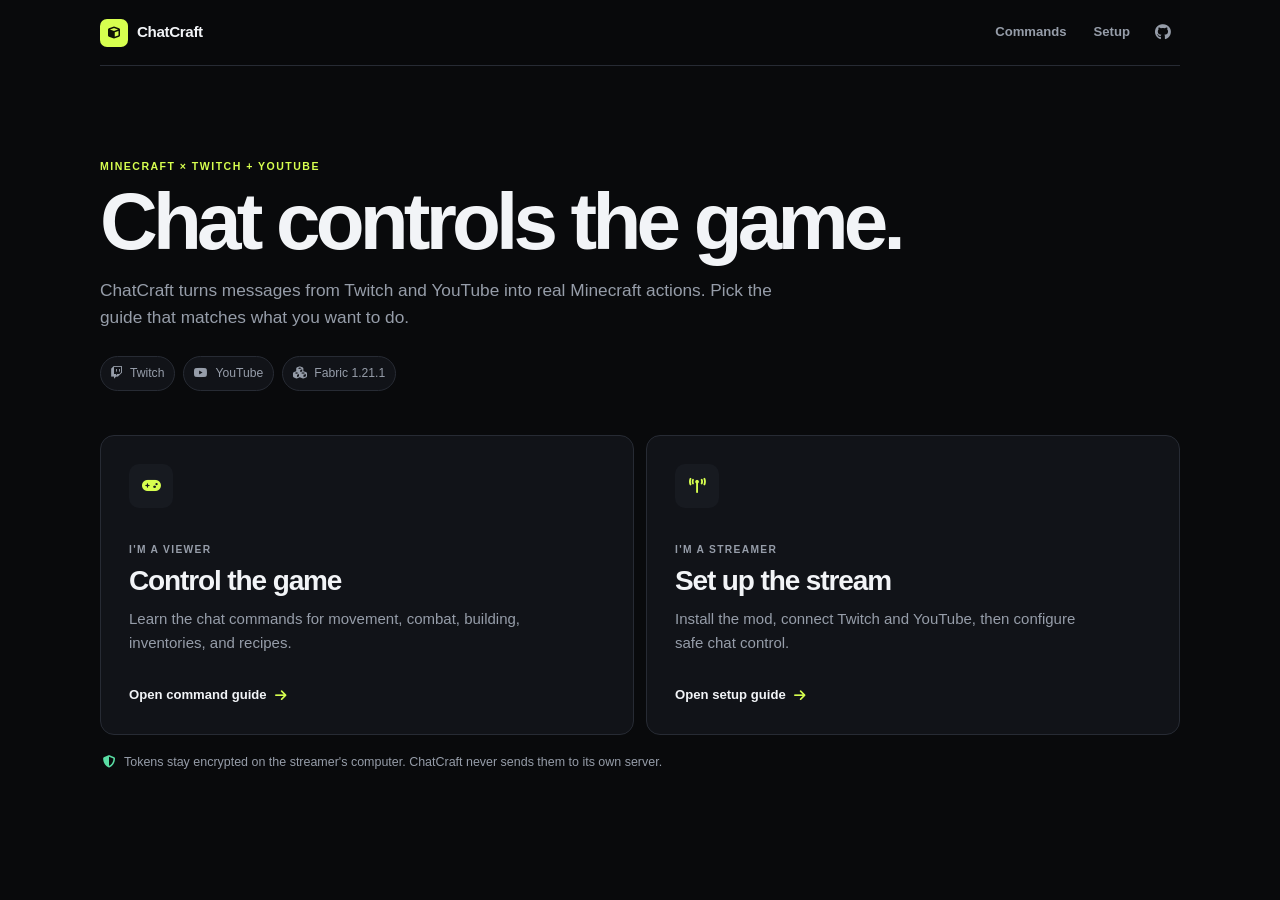
<file: docs/index.html>
<!doctype html>
<html lang="en">
<head>
  <meta charset="utf-8">
  <meta name="viewport" content="width=device-width,initial-scale=1">
  <meta name="description" content="Simple setup and command guides for ChatCraft on Twitch and YouTube.">
  <title>ChatCraft Guides</title>
  <link rel="stylesheet" href="https://cdnjs.cloudflare.com/ajax/libs/font-awesome/6.7.2/css/all.min.css">
  <link rel="stylesheet" href="style.css">
</head>
<body>
  <header class="top">
    <a class="logo" href="index.html"><span><i class="fa-solid fa-cube"></i></span> ChatCraft</a>
    <nav aria-label="Guides"><a href="viewer.html">Commands</a><a href="streamer.html">Setup</a><a class="github-nav" href="https://github.com/Tenkayro/ChatCraft" aria-label="GitHub"><i class="fa-brands fa-github"></i></a></nav>
  </header>
  <main class="landing-main">
    <section class="landing-hero">
      <p class="section-label">MINECRAFT × TWITCH + YOUTUBE</p>
      <h1>Chat controls the game.</h1>
      <p>ChatCraft turns messages from Twitch and YouTube into real Minecraft actions. Pick the guide that matches what you want to do.</p>
      <div class="platform-row"><span><i class="fa-brands fa-twitch"></i> Twitch</span><span><i class="fa-brands fa-youtube"></i> YouTube</span><span><i class="fa-solid fa-cubes"></i> Fabric 1.21.1</span></div>
    </section>
    <section class="guide-choices" aria-label="Choose a guide">
      <a class="guide-choice viewer-choice" href="viewer.html">
        <span class="choice-icon"><i class="fa-solid fa-gamepad"></i></span>
        <small>I'M A VIEWER</small>
        <h2>Control the game</h2>
        <p>Learn the chat commands for movement, combat, building, inventories, and recipes.</p>
        <b>Open command guide <i class="fa-solid fa-arrow-right"></i></b>
      </a>
      <a class="guide-choice streamer-choice" href="streamer.html">
        <span class="choice-icon"><i class="fa-solid fa-tower-broadcast"></i></span>
        <small>I'M A STREAMER</small>
        <h2>Set up the stream</h2>
        <p>Install the mod, connect Twitch and YouTube, then configure safe chat control.</p>
        <b>Open setup guide <i class="fa-solid fa-arrow-right"></i></b>
      </a>
    </section>
    <p class="landing-note"><i class="fa-solid fa-shield-halved"></i> Tokens stay encrypted on the streamer's computer. ChatCraft never sends them to its own server.</p>
  </main>
</body>
</html>
</file>
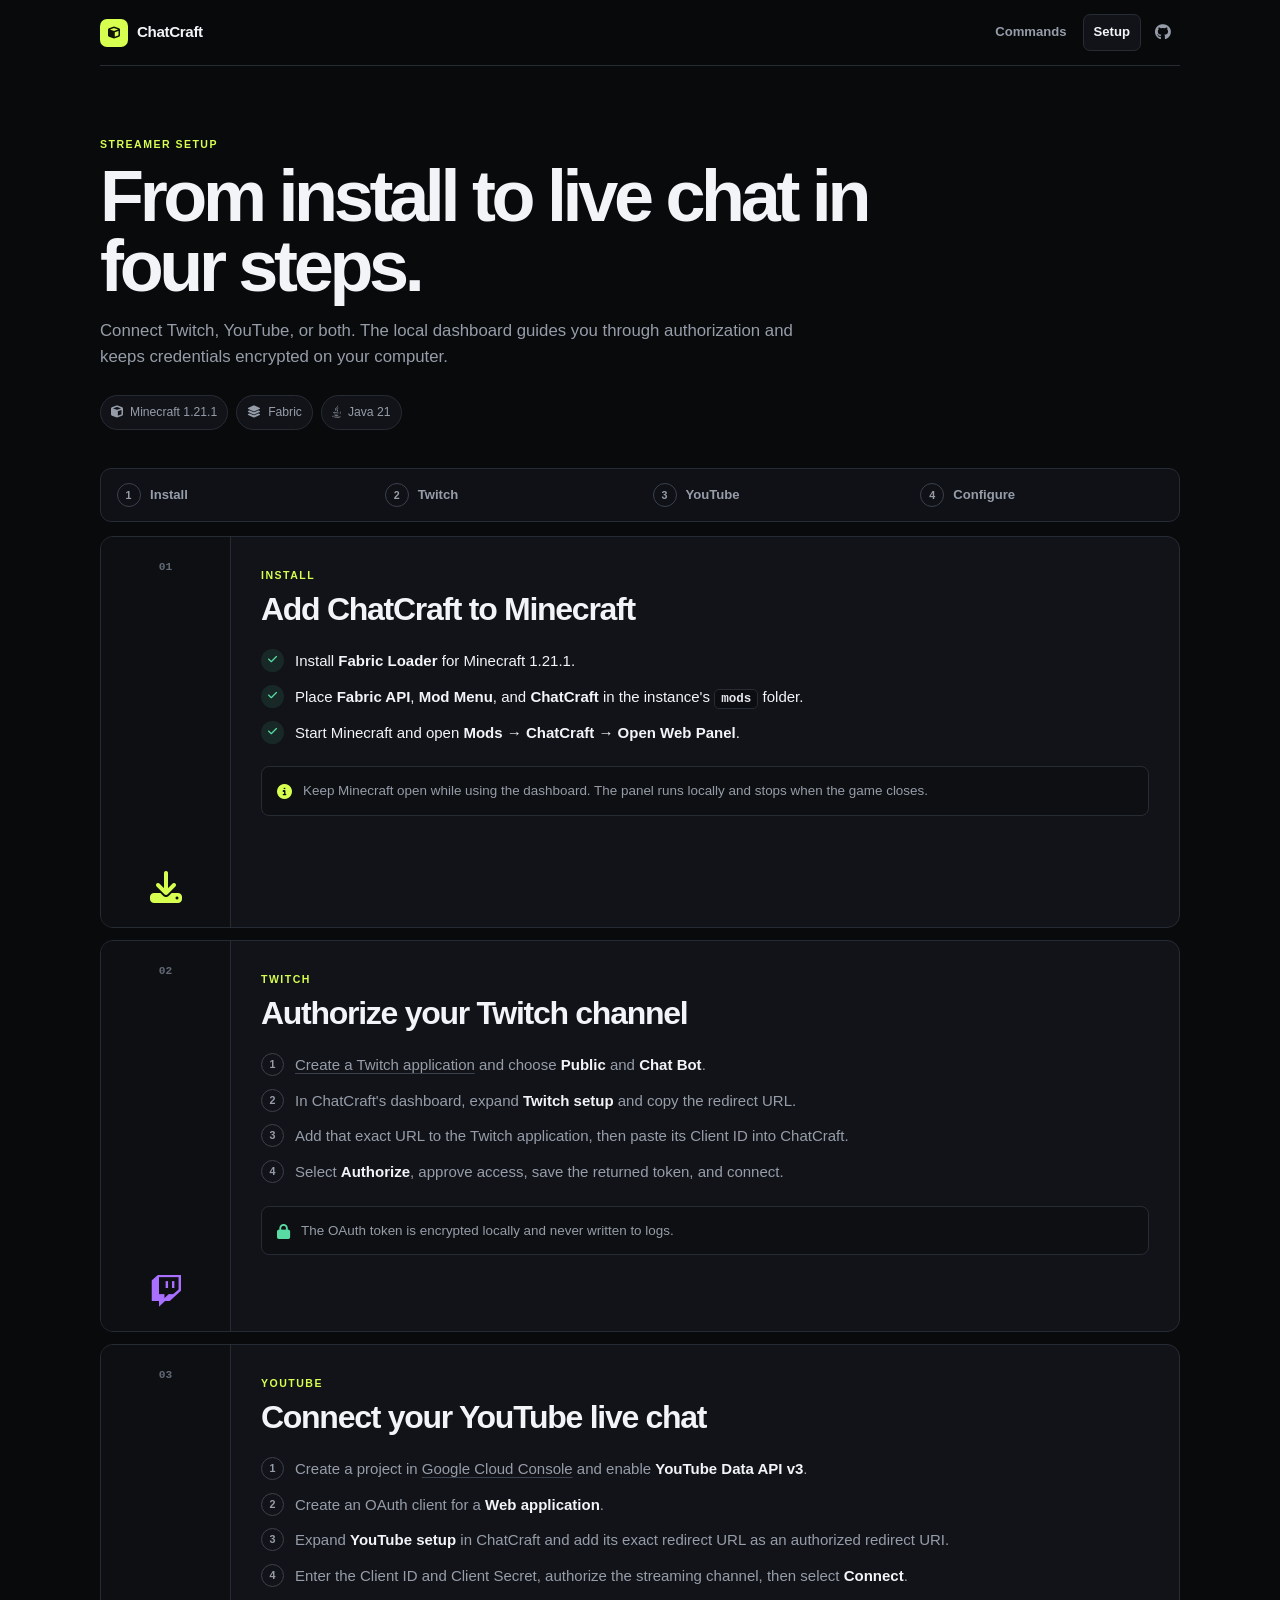
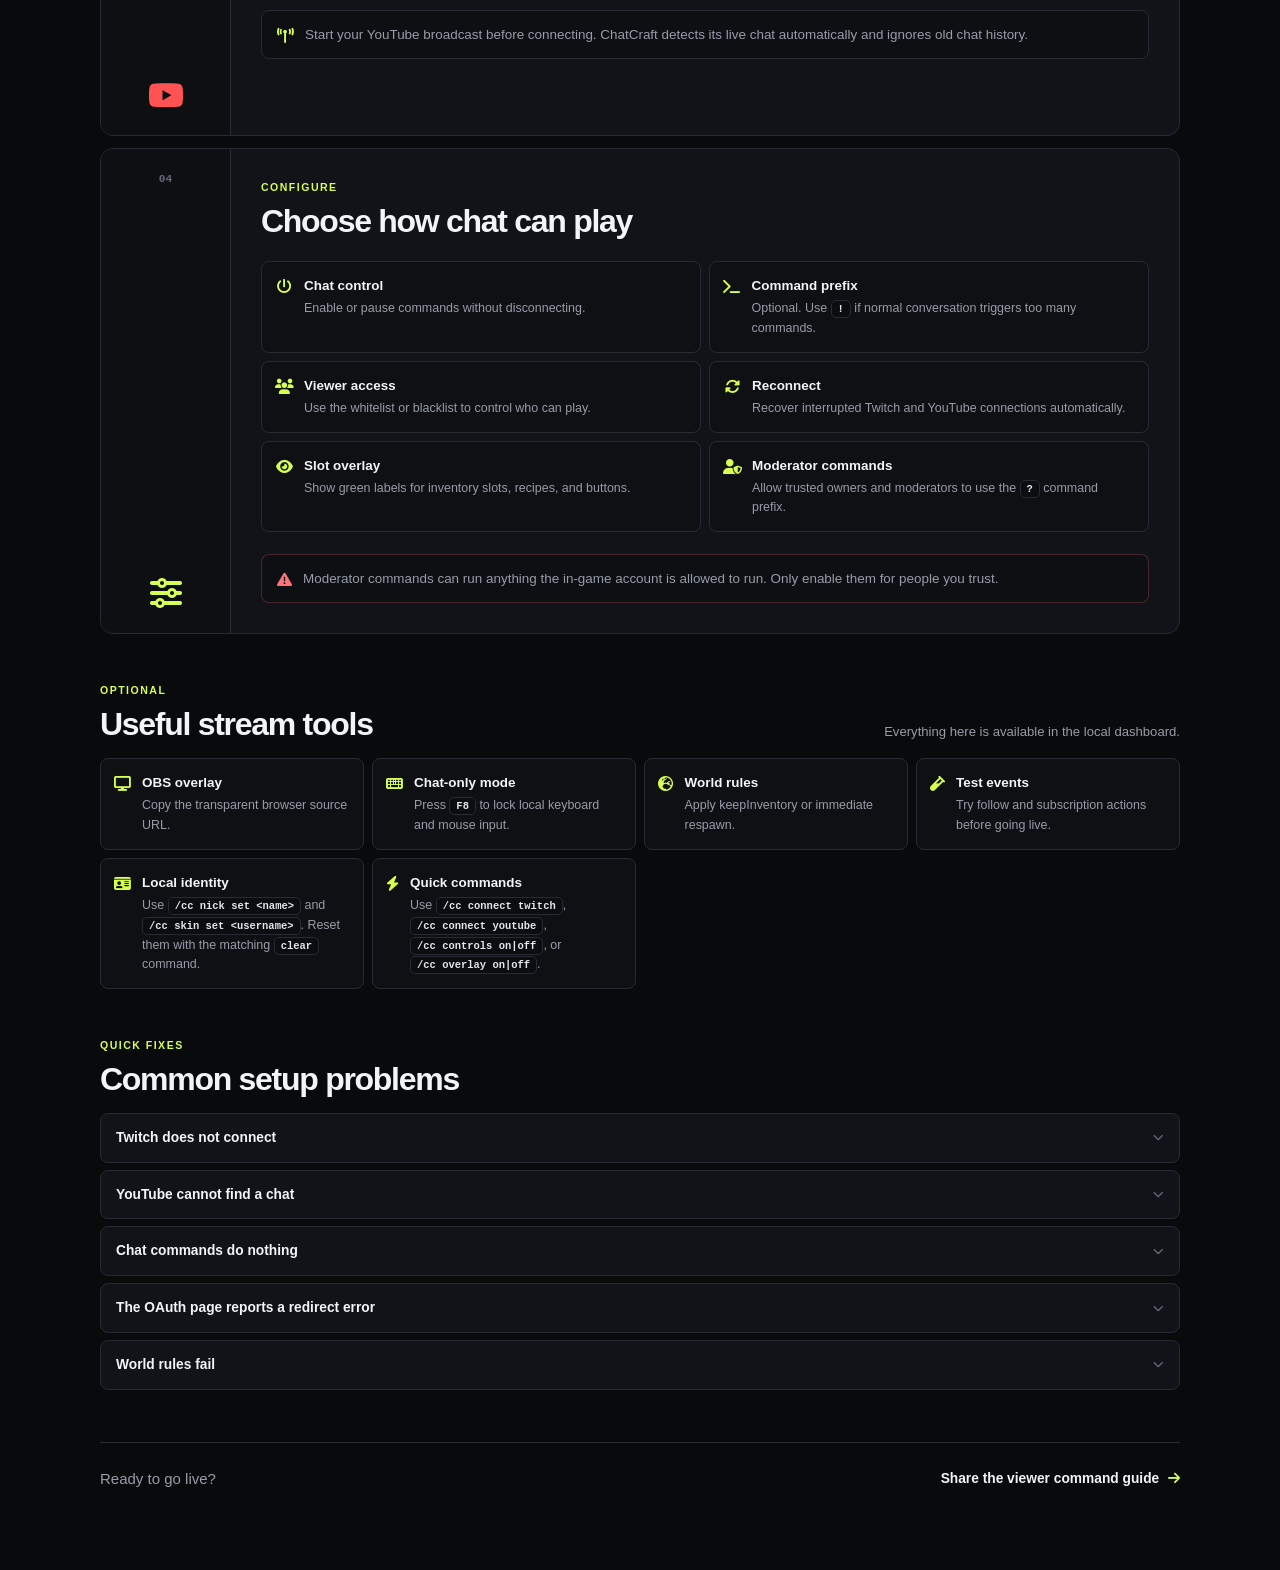
<file: docs/streamer.html>
<!doctype html>
<html lang="en">
<head>
  <meta charset="utf-8">
  <meta name="viewport" content="width=device-width,initial-scale=1">
  <meta name="description" content="Install ChatCraft and connect Twitch and YouTube live chat.">
  <title>Streamer Setup · ChatCraft</title>
  <link rel="stylesheet" href="https://cdnjs.cloudflare.com/ajax/libs/font-awesome/6.7.2/css/all.min.css">
  <link rel="stylesheet" href="style.css">
</head>
<body>
  <header class="top">
    <a class="logo" href="index.html"><span><i class="fa-solid fa-cube"></i></span> ChatCraft</a>
    <nav aria-label="Guides"><a href="viewer.html">Commands</a><a class="active" href="streamer.html">Setup</a><a class="github-nav" href="https://github.com/Tenkayro/ChatCraft" aria-label="GitHub"><i class="fa-brands fa-github"></i></a></nav>
  </header>

  <main class="docs-main setup-page">
    <header class="docs-hero">
      <p class="section-label">STREAMER SETUP</p>
      <h1>From install to live chat in four steps.</h1>
      <p>Connect Twitch, YouTube, or both. The local dashboard guides you through authorization and keeps credentials encrypted on your computer.</p>
      <div class="requirements"><span><i class="fa-solid fa-cube"></i> Minecraft 1.21.1</span><span><i class="fa-solid fa-layer-group"></i> Fabric</span><span><i class="fa-brands fa-java"></i> Java 21</span></div>
    </header>

    <nav class="setup-nav" aria-label="Setup steps">
      <a href="#install"><b>1</b><span>Install</span></a><a href="#twitch"><b>2</b><span>Twitch</span></a><a href="#youtube"><b>3</b><span>YouTube</span></a><a href="#configure"><b>4</b><span>Configure</span></a>
    </nav>

    <section id="install" class="setup-step">
      <div class="step-aside"><span>01</span><i class="fa-solid fa-download"></i></div>
      <div class="step-content">
        <p class="section-label">INSTALL</p><h2>Add ChatCraft to Minecraft</h2>
        <ol class="check-list">
          <li><i class="fa-solid fa-check"></i><span>Install <b>Fabric Loader</b> for Minecraft 1.21.1.</span></li>
          <li><i class="fa-solid fa-check"></i><span>Place <b>Fabric API</b>, <b>Mod Menu</b>, and <b>ChatCraft</b> in the instance's <code>mods</code> folder.</span></li>
          <li><i class="fa-solid fa-check"></i><span>Start Minecraft and open <b>Mods → ChatCraft → Open Web Panel</b>.</span></li>
        </ol>
        <div class="callout"><i class="fa-solid fa-circle-info"></i><p>Keep Minecraft open while using the dashboard. The panel runs locally and stops when the game closes.</p></div>
      </div>
    </section>

    <section id="twitch" class="setup-step">
      <div class="step-aside twitch-accent"><span>02</span><i class="fa-brands fa-twitch"></i></div>
      <div class="step-content">
        <p class="section-label">TWITCH</p><h2>Authorize your Twitch channel</h2>
        <ol class="number-list">
          <li><span>1</span><p><a href="https://dev.twitch.tv/console/apps/create">Create a Twitch application</a> and choose <b>Public</b> and <b>Chat Bot</b>.</p></li>
          <li><span>2</span><p>In ChatCraft's dashboard, expand <b>Twitch setup</b> and copy the redirect URL.</p></li>
          <li><span>3</span><p>Add that exact URL to the Twitch application, then paste its Client ID into ChatCraft.</p></li>
          <li><span>4</span><p>Select <b>Authorize</b>, approve access, save the returned token, and connect.</p></li>
        </ol>
        <div class="callout secure"><i class="fa-solid fa-lock"></i><p>The OAuth token is encrypted locally and never written to logs.</p></div>
      </div>
    </section>

    <section id="youtube" class="setup-step">
      <div class="step-aside youtube-accent"><span>03</span><i class="fa-brands fa-youtube"></i></div>
      <div class="step-content">
        <p class="section-label">YOUTUBE</p><h2>Connect your YouTube live chat</h2>
        <ol class="number-list">
          <li><span>1</span><p>Create a project in <a href="https://console.cloud.google.com/">Google Cloud Console</a> and enable <b>YouTube Data API v3</b>.</p></li>
          <li><span>2</span><p>Create an OAuth client for a <b>Web application</b>.</p></li>
          <li><span>3</span><p>Expand <b>YouTube setup</b> in ChatCraft and add its exact redirect URL as an authorized redirect URI.</p></li>
          <li><span>4</span><p>Enter the Client ID and Client Secret, authorize the streaming channel, then select <b>Connect</b>.</p></li>
        </ol>
        <div class="callout"><i class="fa-solid fa-tower-broadcast"></i><p>Start your YouTube broadcast before connecting. ChatCraft detects its live chat automatically and ignores old chat history.</p></div>
      </div>
    </section>

    <section id="configure" class="setup-step">
      <div class="step-aside"><span>04</span><i class="fa-solid fa-sliders"></i></div>
      <div class="step-content">
        <p class="section-label">CONFIGURE</p><h2>Choose how chat can play</h2>
        <div class="feature-list">
          <div><i class="fa-solid fa-power-off"></i><p><b>Chat control</b><span>Enable or pause commands without disconnecting.</span></p></div>
          <div><i class="fa-solid fa-terminal"></i><p><b>Command prefix</b><span>Optional. Use <code>!</code> if normal conversation triggers too many commands.</span></p></div>
          <div><i class="fa-solid fa-users"></i><p><b>Viewer access</b><span>Use the whitelist or blacklist to control who can play.</span></p></div>
          <div><i class="fa-solid fa-rotate"></i><p><b>Reconnect</b><span>Recover interrupted Twitch and YouTube connections automatically.</span></p></div>
          <div><i class="fa-solid fa-eye"></i><p><b>Slot overlay</b><span>Show green labels for inventory slots, recipes, and buttons.</span></p></div>
          <div><i class="fa-solid fa-user-shield"></i><p><b>Moderator commands</b><span>Allow trusted owners and moderators to use the <code>?</code> command prefix.</span></p></div>
        </div>
        <div class="warning-callout"><i class="fa-solid fa-triangle-exclamation"></i><p>Moderator commands can run anything the in-game account is allowed to run. Only enable them for people you trust.</p></div>
      </div>
    </section>

    <section class="tools-section">
      <div class="section-heading"><div><p class="section-label">OPTIONAL</p><h2>Useful stream tools</h2></div><p>Everything here is available in the local dashboard.</p></div>
      <div class="feature-list compact-features">
        <div><i class="fa-solid fa-display"></i><p><b>OBS overlay</b><span>Copy the transparent browser source URL.</span></p></div>
        <div><i class="fa-solid fa-keyboard"></i><p><b>Chat-only mode</b><span>Press <code>F8</code> to lock local keyboard and mouse input.</span></p></div>
        <div><i class="fa-solid fa-earth-europe"></i><p><b>World rules</b><span>Apply keepInventory or immediate respawn.</span></p></div>
        <div><i class="fa-solid fa-vial"></i><p><b>Test events</b><span>Try follow and subscription actions before going live.</span></p></div>
        <div><i class="fa-solid fa-id-card"></i><p><b>Local identity</b><span>Use <code>/cc nick set &lt;name&gt;</code> and <code>/cc skin set &lt;username&gt;</code>. Reset them with the matching <code>clear</code> command.</span></p></div>
        <div><i class="fa-solid fa-bolt"></i><p><b>Quick commands</b><span>Use <code>/cc connect twitch</code>, <code>/cc connect youtube</code>, <code>/cc controls on|off</code>, or <code>/cc overlay on|off</code>.</span></p></div>
      </div>
    </section>

    <section class="faq-section">
      <div class="section-heading"><div><p class="section-label">QUICK FIXES</p><h2>Common setup problems</h2></div></div>
      <div class="faq-list">
        <details><summary><span>Twitch does not connect</span><i class="fa-solid fa-chevron-down"></i></summary><p>Authorize Twitch again and verify that the selected account and Client ID match.</p></details>
        <details><summary><span>YouTube cannot find a chat</span><i class="fa-solid fa-chevron-down"></i></summary><p>Make sure the authorized channel owns or moderates the broadcast, the broadcast is live, and live chat is enabled.</p></details>
        <details><summary><span>Chat commands do nothing</span><i class="fa-solid fa-chevron-down"></i></summary><p>Check Chat control, the optional prefix, and viewer access lists. Then test with <code>/cc test W</code>.</p></details>
        <details><summary><span>The OAuth page reports a redirect error</span><i class="fa-solid fa-chevron-down"></i></summary><p>Copy the redirect URL again from the dashboard. It must match exactly, including HTTPS and the port.</p></details>
        <details><summary><span>World rules fail</span><i class="fa-solid fa-chevron-down"></i></summary><p>Enable cheats in singleplayer or grant the Minecraft account operator permission.</p></details>
      </div>
    </section>

    <footer class="docs-footer"><span>Ready to go live?</span><a href="viewer.html">Share the viewer command guide <i class="fa-solid fa-arrow-right"></i></a></footer>
  </main>
</body>
</html>
</file>
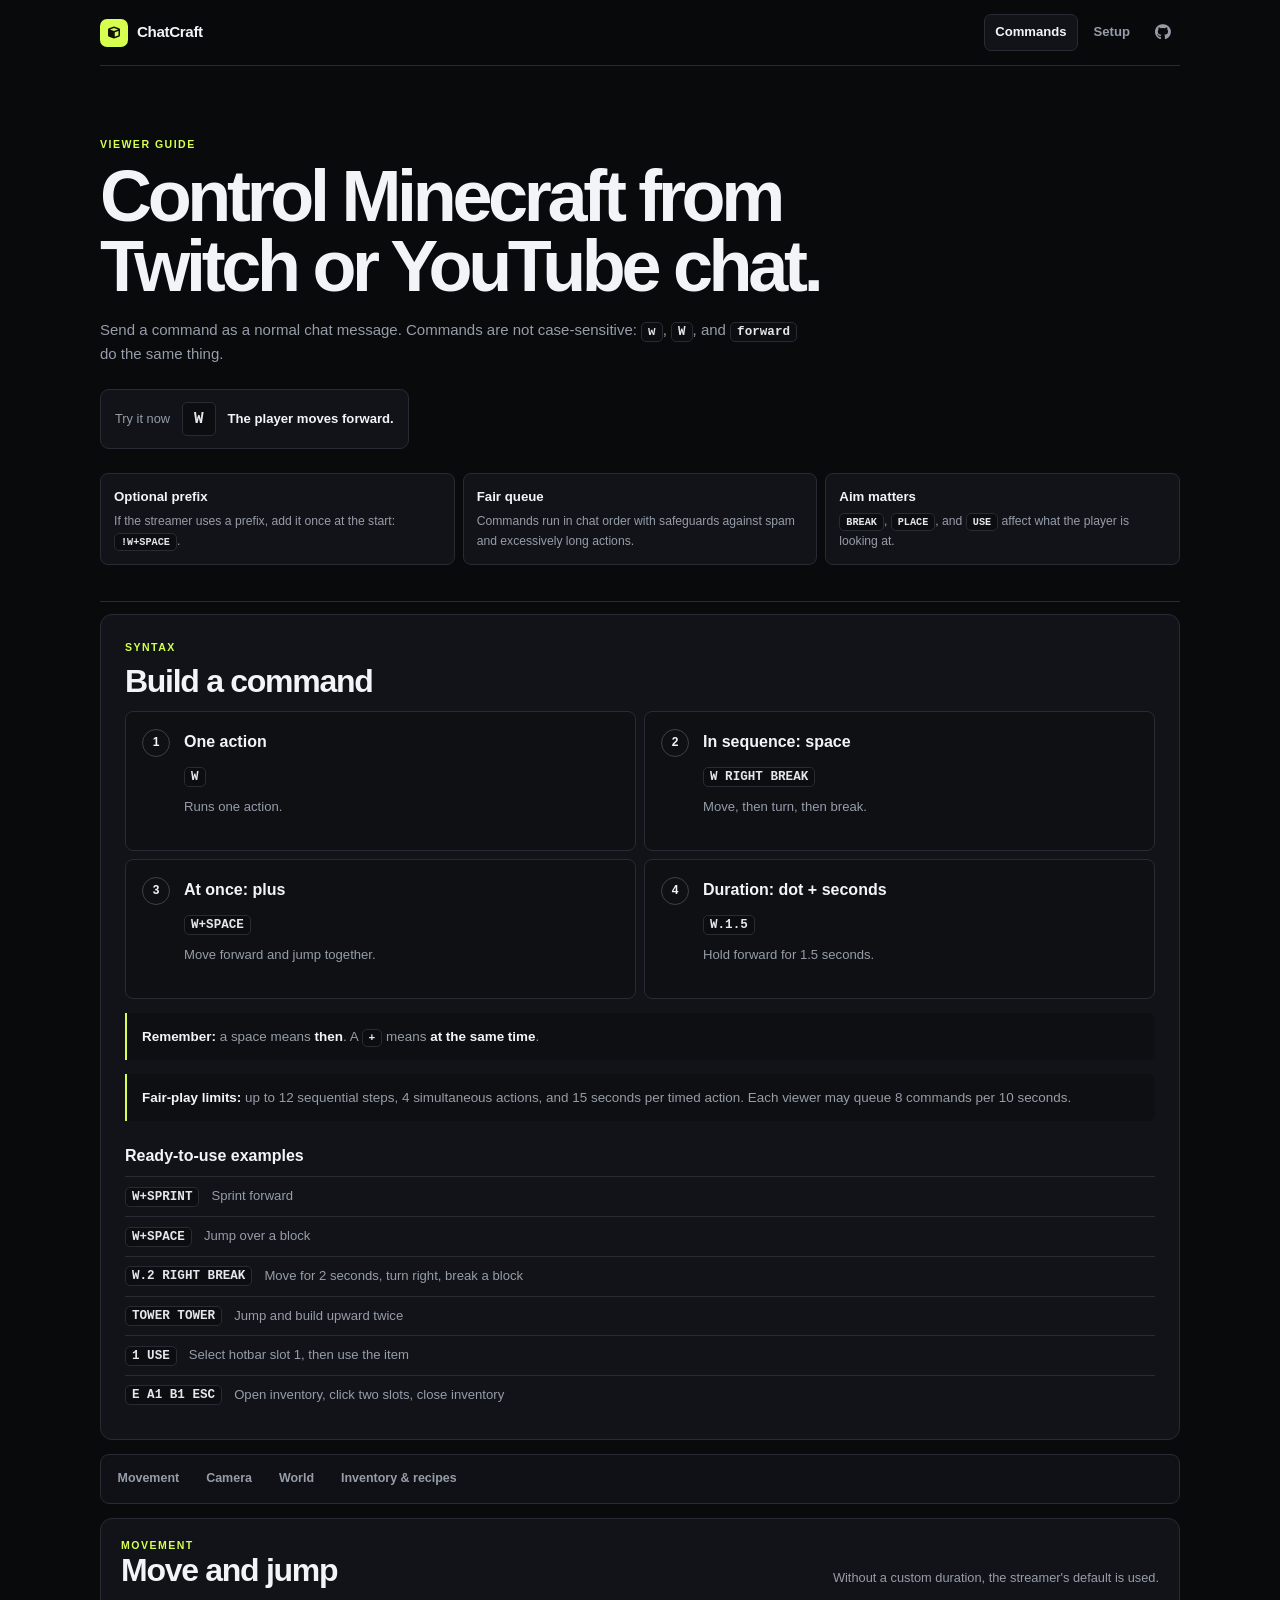
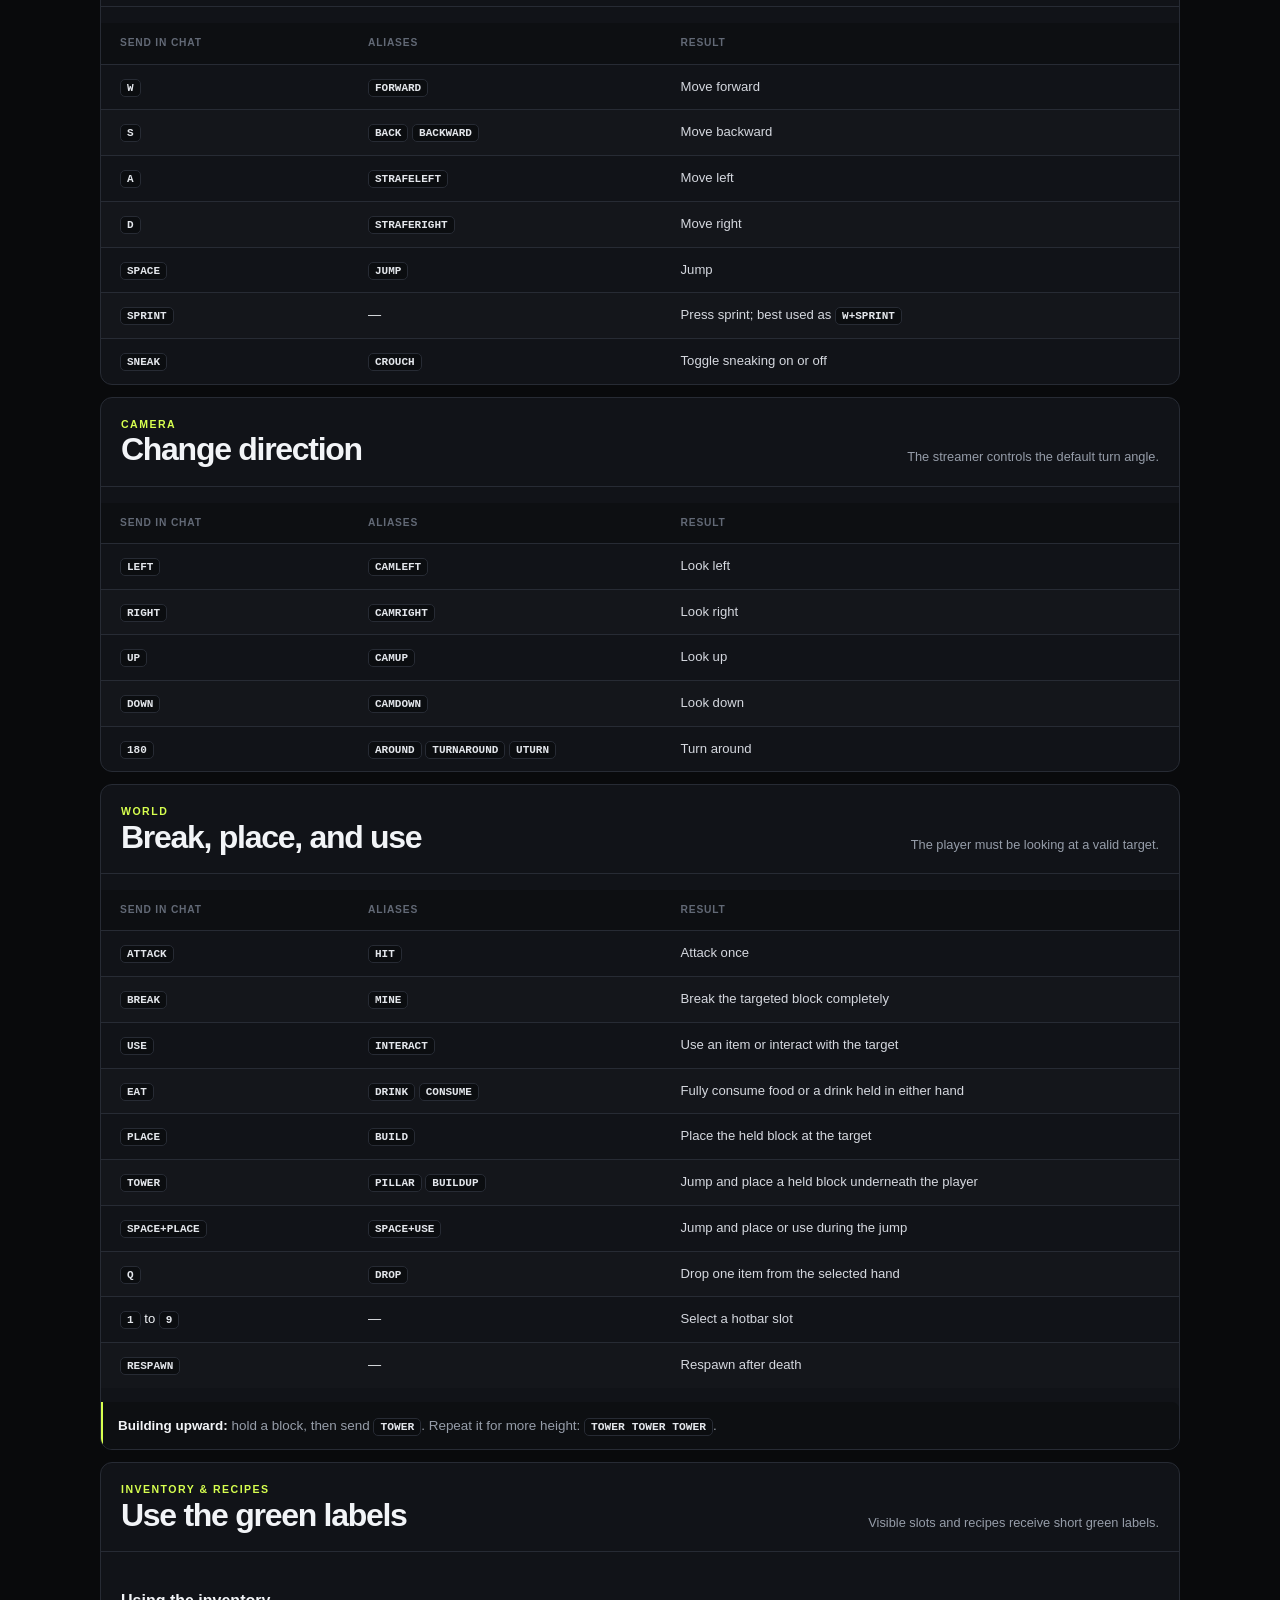
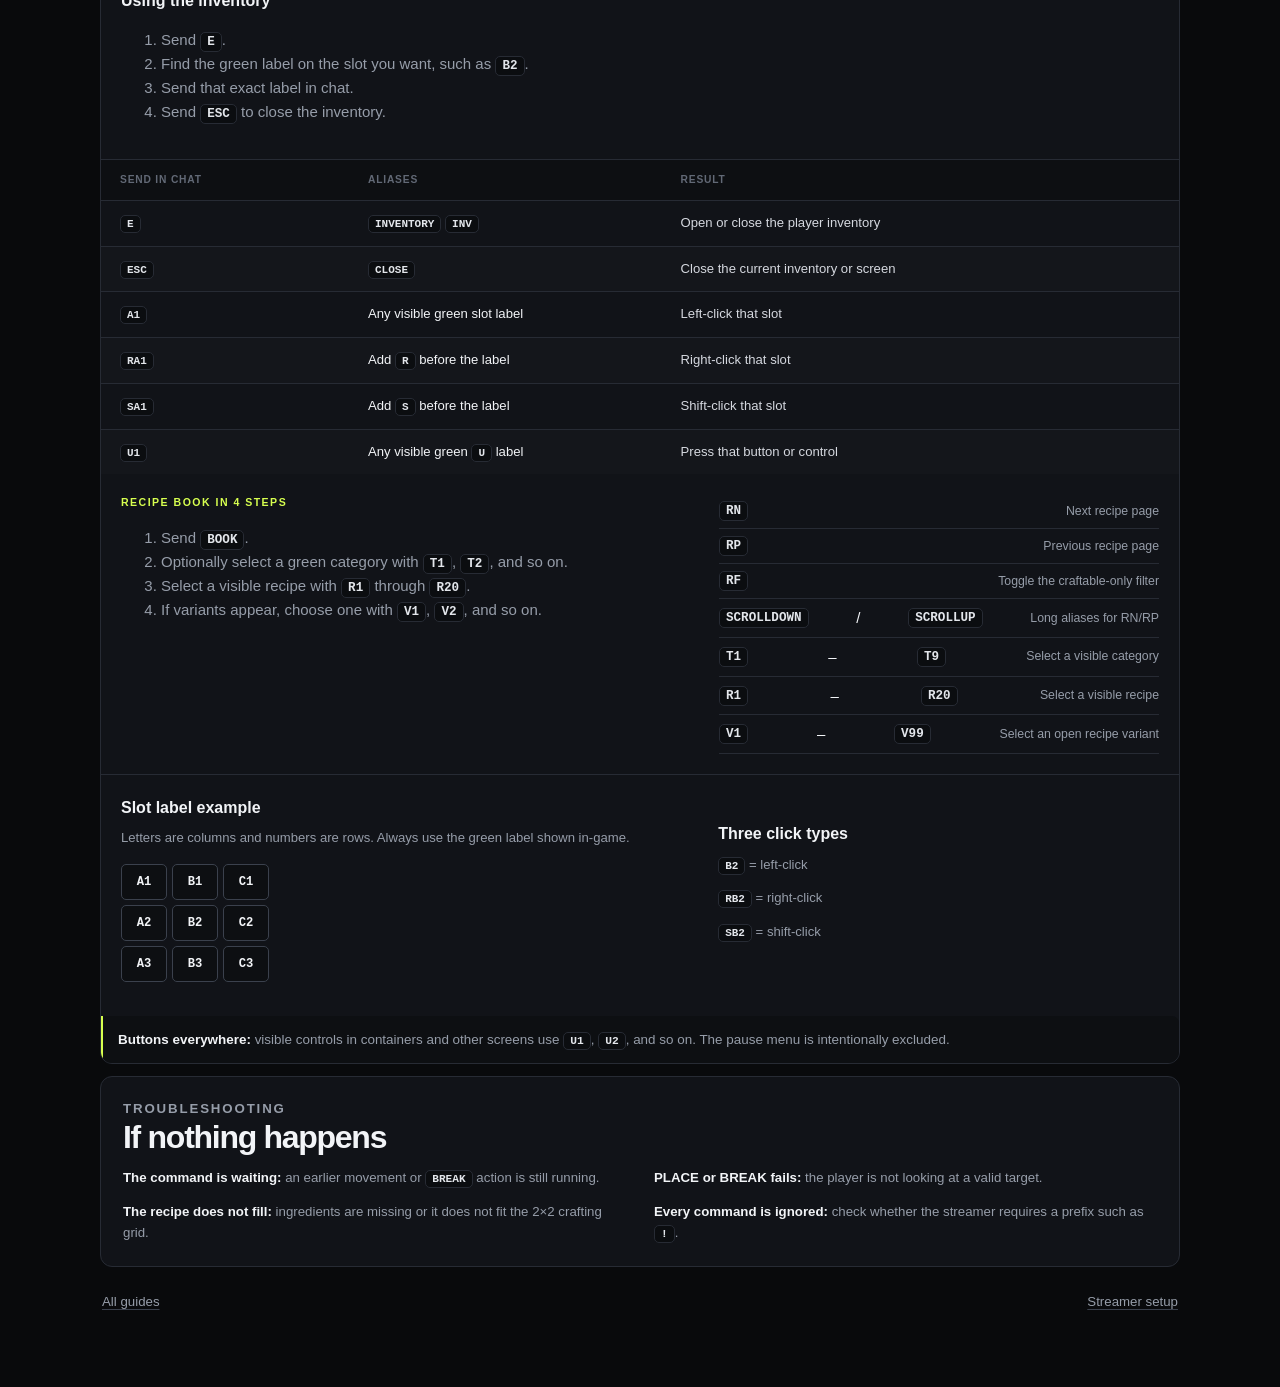
<file: docs/viewer.html>
<!doctype html>
<html lang="en">
<head>
  <meta charset="utf-8">
  <meta name="viewport" content="width=device-width,initial-scale=1">
  <meta name="description" content="A simple guide to every ChatCraft command for Twitch and YouTube viewers.">
  <title>Viewer Commands · ChatCraft</title>
  <link rel="stylesheet" href="https://cdnjs.cloudflare.com/ajax/libs/font-awesome/6.7.2/css/all.min.css">
  <link rel="stylesheet" href="style.css">
</head>
<body class="viewer-page">
  <header class="top">
    <a class="logo" href="index.html"><span><i class="fa-solid fa-cube"></i></span> ChatCraft</a>
    <nav aria-label="Guides"><a class="active" href="viewer.html">Commands</a><a href="streamer.html">Setup</a><a class="github-nav" href="https://github.com/Tenkayro/ChatCraft" aria-label="GitHub"><i class="fa-brands fa-github"></i></a></nav>
  </header>

  <main class="viewer-guide">
    <header class="viewer-hero">
      <p class="section-label">VIEWER GUIDE</p>
      <h1>Control Minecraft from Twitch or YouTube chat.</h1>
      <p>Send a command as a normal chat message. Commands are not case-sensitive: <code>w</code>, <code>W</code>, and <code>forward</code> do the same thing.</p>
      <div class="start-example" role="group" aria-label="Quick start"><span>Try it now</span><code>W</code><b>The player moves forward.</b></div>
      <div class="viewer-rules" role="group" aria-label="Important rules">
        <div><b>Optional prefix</b><span>If the streamer uses a prefix, add it once at the start: <code>!W+SPACE</code>.</span></div>
        <div><b>Fair queue</b><span>Commands run in chat order with safeguards against spam and excessively long actions.</span></div>
        <div><b>Aim matters</b><span><code>BREAK</code>, <code>PLACE</code>, and <code>USE</code> affect what the player is looking at.</span></div>
      </div>
    </header>

    <section class="syntax-section" id="syntax">
      <p class="section-label">SYNTAX</p>
      <h2>Build a command</h2>
      <div class="syntax-grid">
        <article><span class="step-number">1</span><h3>One action</h3><code>W</code><p>Runs one action.</p></article>
        <article><span class="step-number">2</span><h3>In sequence: space</h3><code>W RIGHT BREAK</code><p>Move, then turn, then break.</p></article>
        <article><span class="step-number">3</span><h3>At once: plus</h3><code>W+SPACE</code><p>Move forward and jump together.</p></article>
        <article><span class="step-number">4</span><h3>Duration: dot + seconds</h3><code>W.1.5</code><p>Hold forward for 1.5 seconds.</p></article>
      </div>
      <div class="important-note"><b>Remember:</b> a space means <strong>then</strong>. A <code>+</code> means <strong>at the same time</strong>.</div>
      <div class="important-note"><b>Fair-play limits:</b> up to 12 sequential steps, 4 simultaneous actions, and 15 seconds per timed action. Each viewer may queue 8 commands per 10 seconds.</div>
      <div class="copy-examples">
        <h3>Ready-to-use examples</h3>
        <div><code>W+SPRINT</code><span>Sprint forward</span></div>
        <div><code>W+SPACE</code><span>Jump over a block</span></div>
        <div><code>W.2 RIGHT BREAK</code><span>Move for 2 seconds, turn right, break a block</span></div>
        <div><code>TOWER TOWER</code><span>Jump and build upward twice</span></div>
        <div><code>1 USE</code><span>Select hotbar slot 1, then use the item</span></div>
        <div><code>E A1 B1 ESC</code><span>Open inventory, click two slots, close inventory</span></div>
      </div>
    </section>

    <nav class="section-nav" aria-label="Command categories"><a href="#movement">Movement</a><a href="#camera">Camera</a><a href="#gameplay">World</a><a href="#inventory">Inventory &amp; recipes</a></nav>

    <section id="movement" class="command-section">
      <div class="section-heading"><div><p class="section-label">MOVEMENT</p><h2>Move and jump</h2></div><p>Without a custom duration, the streamer's default is used.</p></div>
      <div class="table-wrap"><table class="command-table"><thead><tr><th>Send in chat</th><th>Aliases</th><th>Result</th></tr></thead><tbody>
        <tr><td><code>W</code></td><td><code>FORWARD</code></td><td>Move forward</td></tr>
        <tr><td><code>S</code></td><td><code>BACK</code> <code>BACKWARD</code></td><td>Move backward</td></tr>
        <tr><td><code>A</code></td><td><code>STRAFELEFT</code></td><td>Move left</td></tr>
        <tr><td><code>D</code></td><td><code>STRAFERIGHT</code></td><td>Move right</td></tr>
        <tr><td><code>SPACE</code></td><td><code>JUMP</code></td><td>Jump</td></tr>
        <tr><td><code>SPRINT</code></td><td>—</td><td>Press sprint; best used as <code>W+SPRINT</code></td></tr>
        <tr><td><code>SNEAK</code></td><td><code>CROUCH</code></td><td>Toggle sneaking on or off</td></tr>
      </tbody></table></div>
    </section>

    <section id="camera" class="command-section">
      <div class="section-heading"><div><p class="section-label">CAMERA</p><h2>Change direction</h2></div><p>The streamer controls the default turn angle.</p></div>
      <div class="table-wrap"><table class="command-table compact-table"><thead><tr><th>Send in chat</th><th>Aliases</th><th>Result</th></tr></thead><tbody>
        <tr><td><code>LEFT</code></td><td><code>CAMLEFT</code></td><td>Look left</td></tr>
        <tr><td><code>RIGHT</code></td><td><code>CAMRIGHT</code></td><td>Look right</td></tr>
        <tr><td><code>UP</code></td><td><code>CAMUP</code></td><td>Look up</td></tr>
        <tr><td><code>DOWN</code></td><td><code>CAMDOWN</code></td><td>Look down</td></tr>
        <tr><td><code>180</code></td><td><code>AROUND</code> <code>TURNAROUND</code> <code>UTURN</code></td><td>Turn around</td></tr>
      </tbody></table></div>
    </section>

    <section id="gameplay" class="command-section">
      <div class="section-heading"><div><p class="section-label">WORLD</p><h2>Break, place, and use</h2></div><p>The player must be looking at a valid target.</p></div>
      <div class="table-wrap"><table class="command-table"><thead><tr><th>Send in chat</th><th>Aliases</th><th>Result</th></tr></thead><tbody>
        <tr><td><code>ATTACK</code></td><td><code>HIT</code></td><td>Attack once</td></tr>
        <tr><td><code>BREAK</code></td><td><code>MINE</code></td><td>Break the targeted block completely</td></tr>
        <tr><td><code>USE</code></td><td><code>INTERACT</code></td><td>Use an item or interact with the target</td></tr>
        <tr><td><code>EAT</code></td><td><code>DRINK</code> <code>CONSUME</code></td><td>Fully consume food or a drink held in either hand</td></tr>
        <tr><td><code>PLACE</code></td><td><code>BUILD</code></td><td>Place the held block at the target</td></tr>
        <tr><td><code>TOWER</code></td><td><code>PILLAR</code> <code>BUILDUP</code></td><td>Jump and place a held block underneath the player</td></tr>
        <tr><td><code>SPACE+PLACE</code></td><td><code>SPACE+USE</code></td><td>Jump and place or use during the jump</td></tr>
        <tr><td><code>Q</code></td><td><code>DROP</code></td><td>Drop one item from the selected hand</td></tr>
        <tr><td><code>1</code> to <code>9</code></td><td>—</td><td>Select a hotbar slot</td></tr>
        <tr><td><code>RESPAWN</code></td><td>—</td><td>Respawn after death</td></tr>
      </tbody></table></div>
      <div class="important-note"><b>Building upward:</b> hold a block, then send <code>TOWER</code>. Repeat it for more height: <code>TOWER TOWER TOWER</code>.</div>
    </section>

    <section id="inventory" class="command-section">
      <div class="section-heading"><div><p class="section-label">INVENTORY &amp; RECIPES</p><h2>Use the green labels</h2></div><p>Visible slots and recipes receive short green labels.</p></div>
      <div class="inventory-howto"><h3>Using the inventory</h3><ol><li>Send <code>E</code>.</li><li>Find the green label on the slot you want, such as <code>B2</code>.</li><li>Send that exact label in chat.</li><li>Send <code>ESC</code> to close the inventory.</li></ol></div>
      <div class="table-wrap"><table class="command-table compact-table"><thead><tr><th>Send in chat</th><th>Aliases</th><th>Result</th></tr></thead><tbody>
        <tr><td><code>E</code></td><td><code>INVENTORY</code> <code>INV</code></td><td>Open or close the player inventory</td></tr>
        <tr><td><code>ESC</code></td><td><code>CLOSE</code></td><td>Close the current inventory or screen</td></tr>
        <tr><td><code>A1</code></td><td>Any visible green slot label</td><td>Left-click that slot</td></tr>
        <tr><td><code>RA1</code></td><td>Add <code>R</code> before the label</td><td>Right-click that slot</td></tr>
        <tr><td><code>SA1</code></td><td>Add <code>S</code> before the label</td><td>Shift-click that slot</td></tr>
        <tr><td><code>U1</code></td><td>Any visible green <code>U</code> label</td><td>Press that button or control</td></tr>
      </tbody></table></div>

      <div class="recipe-howto">
        <div><p class="section-label">RECIPE BOOK IN 4 STEPS</p><ol><li>Send <code>BOOK</code>.</li><li>Optionally select a green category with <code>T1</code>, <code>T2</code>, and so on.</li><li>Select a visible recipe with <code>R1</code> through <code>R20</code>.</li><li>If variants appear, choose one with <code>V1</code>, <code>V2</code>, and so on.</li></ol></div>
        <div class="mini-command-list"><p><code>RN</code><span>Next recipe page</span></p><p><code>RP</code><span>Previous recipe page</span></p><p><code>RF</code><span>Toggle the craftable-only filter</span></p><p><code>SCROLLDOWN</code> / <code>SCROLLUP</code><span>Long aliases for RN/RP</span></p><p><code>T1</code>–<code>T9</code><span>Select a visible category</span></p><p><code>R1</code>–<code>R20</code><span>Select a visible recipe</span></p><p><code>V1</code>–<code>V99</code><span>Select an open recipe variant</span></p></div>
      </div>

      <div class="slot-guide">
        <div><h3>Slot label example</h3><p>Letters are columns and numbers are rows. Always use the green label shown in-game.</p><div class="slot-grid" role="group" aria-label="Example grid"><span>A1</span><span>B1</span><span>C1</span><span>A2</span><span>B2</span><span>C2</span><span>A3</span><span>B3</span><span>C3</span></div></div>
        <div class="slot-example"><h3>Three click types</h3><p><code>B2</code> = left-click</p><p><code>RB2</code> = right-click</p><p><code>SB2</code> = shift-click</p></div>
      </div>
      <div class="important-note"><b>Buttons everywhere:</b> visible controls in containers and other screens use <code>U1</code>, <code>U2</code>, and so on. The pause menu is intentionally excluded.</div>
    </section>

    <section class="troubleshooting">
      <p class="section-label">TROUBLESHOOTING</p><h2>If nothing happens</h2>
      <div><p><b>The command is waiting:</b> an earlier movement or <code>BREAK</code> action is still running.</p><p><b>PLACE or BREAK fails:</b> the player is not looking at a valid target.</p><p><b>The recipe does not fill:</b> ingredients are missing or it does not fit the 2×2 crafting grid.</p><p><b>Every command is ignored:</b> check whether the streamer requires a prefix such as <code>!</code>.</p></div>
    </section>

    <footer class="viewer-footer"><a href="index.html">All guides</a><a href="streamer.html">Streamer setup</a></footer>
  </main>
</body>
</html>
</file>
<file: docs/style.css>
:root {
  color-scheme: dark;
  --bg: #090a0c;
  --surface: #111318;
  --surface-2: #171a20;
  --line: #272b34;
  --line-strong: #3b414d;
  --text: #f2f4f7;
  --muted: #969da9;
  --faint: #626976;
  --accent: #d7ff4f;
  --success: #59dca3;
  --danger: #ff7379;
  font-family: Inter, ui-sans-serif, -apple-system, BlinkMacSystemFont, "Segoe UI", sans-serif;
  font-synthesis: none;
}

* { box-sizing: border-box; }
html { scroll-behavior: smooth; background: var(--bg); }
body { min-height: 100vh; margin: 0; background: var(--bg); color: var(--text); font-size: 15px; line-height: 1.58; -webkit-font-smoothing: antialiased; }
a { color: inherit; text-decoration-color: var(--line-strong); text-underline-offset: 3px; }
a:hover { text-decoration-color: var(--accent); }
h1, h2, h3, p { margin-top: 0; }
h1 { margin-bottom: 16px; font-size: clamp(2.7rem, 7vw, 5rem); font-weight: 690; letter-spacing: -.06em; line-height: .98; }
h2 { margin-bottom: 12px; font-size: clamp(1.5rem, 3vw, 2rem); font-weight: 650; letter-spacing: -.04em; line-height: 1.1; }
h3 { margin-bottom: 8px; font-size: 1rem; }
code { display: inline-block; padding: 2px 6px; border: 1px solid var(--line); border-radius: 5px; background: #0b0d10; color: #e3e6eb; font: 650 .84em "SFMono-Regular", Consolas, monospace; white-space: nowrap; }
.section-label { margin: 0 0 8px; color: var(--accent); font-size: .66rem; font-weight: 750; letter-spacing: .14em; text-transform: uppercase; }

.top { position: sticky; top: 0; z-index: 20; display: flex; width: min(1080px, calc(100% - 32px)); height: 66px; align-items: center; justify-content: space-between; margin: auto; border-bottom: 1px solid var(--line); background: rgba(9,10,12,.88); backdrop-filter: blur(14px); }
.logo { display: flex; align-items: center; gap: 9px; color: var(--text); font-size: .95rem; font-weight: 700; letter-spacing: -.025em; text-decoration: none; }
.logo span { display: grid; width: 28px; height: 28px; place-items: center; border-radius: 7px; background: var(--accent); color: #101205; font-size: .75rem; }
nav { display: flex; align-items: center; gap: 5px; }
nav a { padding: 7px 10px; border: 1px solid transparent; border-radius: 7px; color: var(--muted); font-size: .82rem; font-weight: 550; text-decoration: none; }
nav a:hover, nav a.active { border-color: var(--line); background: var(--surface); color: var(--text); }
nav .github-nav { display: grid; width: 34px; height: 34px; place-items: center; padding: 0; font-size: 1rem; }

.landing-main, .docs-main, .viewer-guide { width: min(1080px, calc(100% - 32px)); margin: 0 auto; }
.landing-main { padding: 92px 0 72px; }
.landing-hero { max-width: 850px; margin-bottom: 44px; }
.landing-hero > p:not(.section-label) { max-width: 680px; color: var(--muted); font-size: 1.08rem; }
.platform-row, .requirements { display: flex; flex-wrap: wrap; gap: 8px; margin-top: 24px; }
.platform-row span, .requirements span { display: inline-flex; align-items: center; gap: 7px; padding: 7px 10px; border: 1px solid var(--line); border-radius: 999px; background: var(--surface); color: var(--muted); font-size: .76rem; }
.guide-choices { display: grid; grid-template-columns: repeat(2, minmax(0,1fr)); gap: 12px; }
.guide-choice { display: flex; min-height: 300px; flex-direction: column; align-items: flex-start; padding: 28px; border: 1px solid var(--line); border-radius: 14px; background: var(--surface); color: var(--text); text-decoration: none; transition: border-color .18s ease, background .18s ease, transform .18s ease; }
.guide-choice:hover { border-color: var(--line-strong); background: var(--surface-2); transform: translateY(-2px); }
.choice-icon { display: grid; width: 44px; height: 44px; place-items: center; margin-bottom: 34px; border-radius: 10px; background: var(--surface-2); color: var(--accent); }
.guide-choice small { color: var(--muted); font-size: .64rem; font-weight: 750; letter-spacing: .13em; }
.guide-choice h2 { margin: 8px 0 10px; font-size: 1.75rem; }
.guide-choice p { max-width: 410px; color: var(--muted); }
.guide-choice b { display: flex; align-items: center; gap: 8px; margin-top: auto; font-size: .82rem; }
.guide-choice b i { color: var(--accent); }
.landing-note { display: flex; align-items: center; gap: 9px; margin: 18px 3px 0; color: var(--muted); font-size: .78rem; }
.landing-note i { color: var(--success); }

.docs-main { padding: 70px 0 80px; }
.docs-hero { max-width: 850px; margin-bottom: 38px; }
.docs-hero h1 { font-size: clamp(2.7rem, 6vw, 4.5rem); }
.docs-hero > p:not(.section-label) { max-width: 720px; color: var(--muted); font-size: 1.05rem; }
.setup-nav { position: sticky; top: 78px; z-index: 12; display: grid; grid-template-columns: repeat(4,1fr); margin-bottom: 14px; padding: 6px; border: 1px solid var(--line); border-radius: 11px; background: rgba(17,19,24,.92); backdrop-filter: blur(14px); }
.setup-nav a { display: flex; align-items: center; gap: 9px; padding: 8px 10px; border: 0; color: var(--muted); }
.setup-nav a:hover { background: var(--surface-2); color: var(--text); }
.setup-nav b { display: grid; width: 24px; height: 24px; place-items: center; border: 1px solid var(--line-strong); border-radius: 50%; font-size: .67rem; }
.setup-step { display: grid; grid-template-columns: 130px minmax(0,1fr); margin-top: 12px; overflow: hidden; border: 1px solid var(--line); border-radius: 13px; background: var(--surface); scroll-margin-top: 150px; }
.step-aside { display: flex; min-height: 390px; flex-direction: column; align-items: center; justify-content: space-between; padding: 24px; border-right: 1px solid var(--line); background: #0d0f12; }
.step-aside span { color: var(--faint); font: 700 .7rem "SFMono-Regular", Consolas, monospace; }
.step-aside i { color: var(--accent); font-size: 2rem; }
.step-aside.twitch-accent i { color: #a970ff; }
.step-aside.youtube-accent i { color: #ff5252; }
.step-content { padding: 30px; }
.step-content > h2 { margin-bottom: 22px; }
.check-list, .number-list { display: grid; gap: 12px; margin: 0; padding: 0; list-style: none; }
.check-list li, .number-list li { display: flex; align-items: flex-start; gap: 11px; }
.check-list i { display: grid; flex: 0 0 23px; height: 23px; place-items: center; border-radius: 50%; background: rgba(89,220,163,.1); color: var(--success); font-size: .65rem; }
.number-list li > span { display: grid; flex: 0 0 23px; height: 23px; place-items: center; border: 1px solid var(--line-strong); border-radius: 50%; color: var(--muted); font-size: .67rem; font-weight: 700; }
.number-list p { margin: 0; color: var(--muted); }
.number-list b, .check-list b { color: var(--text); }
.callout, .warning-callout { display: flex; align-items: flex-start; gap: 11px; margin-top: 22px; padding: 13px 15px; border: 1px solid var(--line); border-radius: 8px; background: #0d0f12; }
.callout i { margin-top: 4px; color: var(--accent); }
.callout.secure i { color: var(--success); }
.callout p, .warning-callout p { margin: 0; color: var(--muted); font-size: .84rem; }
.warning-callout { border-color: rgba(255,115,121,.24); }
.warning-callout i { margin-top: 4px; color: var(--danger); }
.feature-list { display: grid; grid-template-columns: repeat(2,minmax(0,1fr)); gap: 8px; }
.feature-list > div { display: flex; align-items: flex-start; gap: 11px; padding: 13px; border: 1px solid var(--line); border-radius: 8px; background: #0e1014; }
.feature-list i { width: 18px; margin-top: 4px; color: var(--accent); text-align: center; }
.feature-list p, .feature-list b, .feature-list span { display: block; margin: 0; }
.feature-list b { margin-bottom: 3px; font-size: .84rem; }
.feature-list span { color: var(--muted); font-size: .78rem; }
.tools-section, .faq-section { margin-top: 48px; }
.section-heading { display: flex; align-items: flex-end; justify-content: space-between; gap: 20px; margin-bottom: 16px; }
.section-heading h2 { margin: 0; }
.section-heading > p { max-width: 450px; margin: 0; color: var(--muted); font-size: .82rem; text-align: right; }
.compact-features { grid-template-columns: repeat(4,minmax(0,1fr)); }
.faq-list { display: grid; gap: 7px; }
.faq-list details { border: 1px solid var(--line); border-radius: 8px; background: var(--surface); }
.faq-list summary { display: flex; align-items: center; justify-content: space-between; padding: 13px 15px; cursor: pointer; font-size: .86rem; font-weight: 600; list-style: none; }
.faq-list summary::-webkit-details-marker { display: none; }
.faq-list summary i { color: var(--faint); font-size: .68rem; transition: transform .2s ease; }
.faq-list details[open] summary i { transform: rotate(180deg); }
.faq-list details p { margin: 0; padding: 0 15px 14px; color: var(--muted); font-size: .83rem; }
.docs-footer { display: flex; align-items: center; justify-content: space-between; gap: 20px; margin-top: 52px; padding-top: 24px; border-top: 1px solid var(--line); color: var(--muted); }
.docs-footer a { color: var(--text); font-size: .86rem; font-weight: 600; text-decoration: none; }
.docs-footer a i { margin-left: 5px; color: var(--accent); }

/* Viewer command reference */
.viewer-guide { padding-bottom: 70px; }
.viewer-hero { padding: 70px 0 36px; border-bottom: 1px solid var(--line); }
.viewer-hero h1 { max-width: 860px; font-size: clamp(2.7rem,6vw,4.5rem); }
.viewer-hero > p:not(.section-label) { max-width: 700px; color: var(--muted); }
.start-example { display: flex; width: fit-content; align-items: center; gap: 12px; margin-top: 24px; padding: 12px 14px; border: 1px solid var(--line); border-radius: 9px; background: var(--surface); }
.start-example span { color: var(--muted); font-size: .8rem; }
.start-example code { padding: 7px 11px; font-size: 1rem; }
.start-example b { font-size: .82rem; }
.viewer-rules { display: grid; grid-template-columns: repeat(3,1fr); gap: 8px; margin-top: 24px; }
.viewer-rules div { padding: 13px; border: 1px solid var(--line); border-radius: 8px; background: var(--surface); }
.viewer-rules b, .viewer-rules span { display: block; }
.viewer-rules b { font-size: .83rem; }
.viewer-rules span { margin-top: 4px; color: var(--muted); font-size: .76rem; }
.section-nav { position: sticky; top: 78px; z-index: 10; display: flex; gap: 5px; margin: 14px 0; padding: 6px; overflow-x: auto; border: 1px solid var(--line); border-radius: 9px; background: rgba(17,19,24,.92); backdrop-filter: blur(14px); }
.section-nav a { padding: 7px 10px; border-radius: 6px; color: var(--muted); font-size: .78rem; text-decoration: none; white-space: nowrap; }
.section-nav a:hover { background: var(--surface-2); color: var(--text); }
.syntax-section, .command-section, .troubleshooting { margin-top: 12px; border: 1px solid var(--line); border-radius: 12px; background: var(--surface); }
.syntax-section { padding: 24px; }
.syntax-grid { display: grid; grid-template-columns: repeat(2,1fr); gap: 8px; }
.syntax-grid article { position: relative; min-height: 140px; padding: 17px 17px 15px 58px; border: 1px solid var(--line); border-radius: 8px; background: #0e1014; }
.syntax-grid h3 { margin: 0 0 9px; }
.syntax-grid p { margin: 10px 0 0; color: var(--muted); font-size: .82rem; }
.step-number { position: absolute; top: 17px; left: 16px; display: grid; width: 28px; height: 28px; place-items: center; border: 1px solid var(--line-strong); border-radius: 50%; font-size: .75rem; font-weight: 700; }
.important-note { margin-top: 14px; padding: 13px 15px; border-left: 2px solid var(--accent); border-radius: 0 7px 7px 0; background: #0d0f12; color: var(--muted); font-size: .84rem; }
.important-note b, .important-note strong { color: var(--text); }
.copy-examples { margin-top: 22px; }
.copy-examples h3 { margin-bottom: 8px; }
.copy-examples > div { display: flex; align-items: center; gap: 12px; padding: 9px 0; border-top: 1px solid var(--line); }
.copy-examples span { color: var(--muted); font-size: .82rem; }
.command-section { overflow: hidden; scroll-margin-top: 145px; }
.command-section .section-heading { padding: 18px 20px; border-bottom: 1px solid var(--line); }
.command-section .section-heading p { margin: 0; }
.command-section .section-heading > p { color: var(--muted); font-size: .8rem; }
.table-wrap { overflow-x: auto; }
.command-table { width: 100%; min-width: 650px; border-collapse: collapse; }
.command-table th, .command-table td { padding: 12px 19px; border-bottom: 1px solid var(--line); text-align: left; vertical-align: middle; }
.command-table tr:last-child td { border-bottom: 0; }
.command-table th { background: #0d0f12; color: var(--faint); font-size: .64rem; font-weight: 700; letter-spacing: .08em; text-transform: uppercase; }
.command-table td { font-size: .82rem; }
.command-table th:first-child, .command-table td:first-child { width: 23%; }
.command-table th:nth-child(2), .command-table td:nth-child(2) { width: 29%; }
.command-table td:last-child { color: #d5d8df; }
.command-table tbody tr:nth-child(even) { background: rgba(255,255,255,.012); }
.inventory-howto, .recipe-howto, .slot-guide { padding: 20px; border-bottom: 1px solid var(--line); }
.inventory-howto ol, .recipe-howto ol { color: var(--muted); }
.recipe-howto { display: grid; grid-template-columns: 1.3fr 1fr; gap: 26px; }
.mini-command-list p { display: flex; align-items: center; justify-content: space-between; gap: 12px; margin: 0; padding: 7px 0; border-bottom: 1px solid var(--line); }
.mini-command-list span { color: var(--muted); font-size: .77rem; text-align: right; }
.slot-guide { display: grid; grid-template-columns: 1.3fr 1fr; gap: 24px; border-bottom: 0; }
.slot-guide p { color: var(--muted); font-size: .82rem; }
.slot-grid { display: grid; grid-template-columns: repeat(3,46px); gap: 5px; margin-top: 15px; }
.slot-grid span { display: grid; width: 46px; height: 36px; place-items: center; border: 1px solid var(--line-strong); border-radius: 5px; background: #0d0f12; font: 650 .76rem "SFMono-Regular",Consolas,monospace; }
.slot-example { display: flex; flex-direction: column; justify-content: center; }
.troubleshooting { padding: 22px; }
.troubleshooting > div { display: grid; grid-template-columns: repeat(2,1fr); gap: 13px 28px; }
.troubleshooting p { margin: 0; color: var(--muted); font-size: .83rem; }
.troubleshooting b { color: var(--text); }
.viewer-footer { display: flex; justify-content: space-between; gap: 20px; padding: 25px 2px 0; }
.viewer-footer a { color: var(--muted); font-size: .83rem; }

@media (max-width: 800px) {
  .landing-main { padding-top: 60px; }
  .guide-choices, .feature-list, .compact-features { grid-template-columns: 1fr; }
  .guide-choice { min-height: 250px; }
  .setup-step { grid-template-columns: 84px minmax(0,1fr); }
  .step-aside { min-height: 340px; padding: 20px 12px; }
  .step-content { padding: 24px; }
  .viewer-rules { grid-template-columns: 1fr; }
}

@media (max-width: 620px) {
  body { font-size: 14px; }
  .top { height: 60px; }
  .logo { font-size: 0; }
  .logo span { font-size: .75rem; }
  .github-nav { display: none !important; }
  .docs-main { padding-top: 46px; }
  .setup-nav { top: 69px; }
  .setup-nav a { justify-content: center; }
  .setup-nav span { display: none; }
  .setup-step { display: block; scroll-margin-top: 125px; }
  .step-aside { min-height: 0; flex-direction: row; padding: 14px 18px; border-right: 0; border-bottom: 1px solid var(--line); }
  .step-aside i { font-size: 1.3rem; }
  .step-content { padding: 20px; }
  .section-heading { align-items: flex-start; flex-direction: column; }
  .section-heading > p { text-align: left; }
  .syntax-grid, .recipe-howto, .slot-guide, .troubleshooting > div { grid-template-columns: 1fr; }
  .start-example { align-items: flex-start; flex-direction: column; }
  .command-section .section-heading { display: block; }
  .command-section .section-heading > p { margin-top: 8px; text-align: left; }
  .docs-footer { align-items: flex-start; flex-direction: column; }
}
</file>
